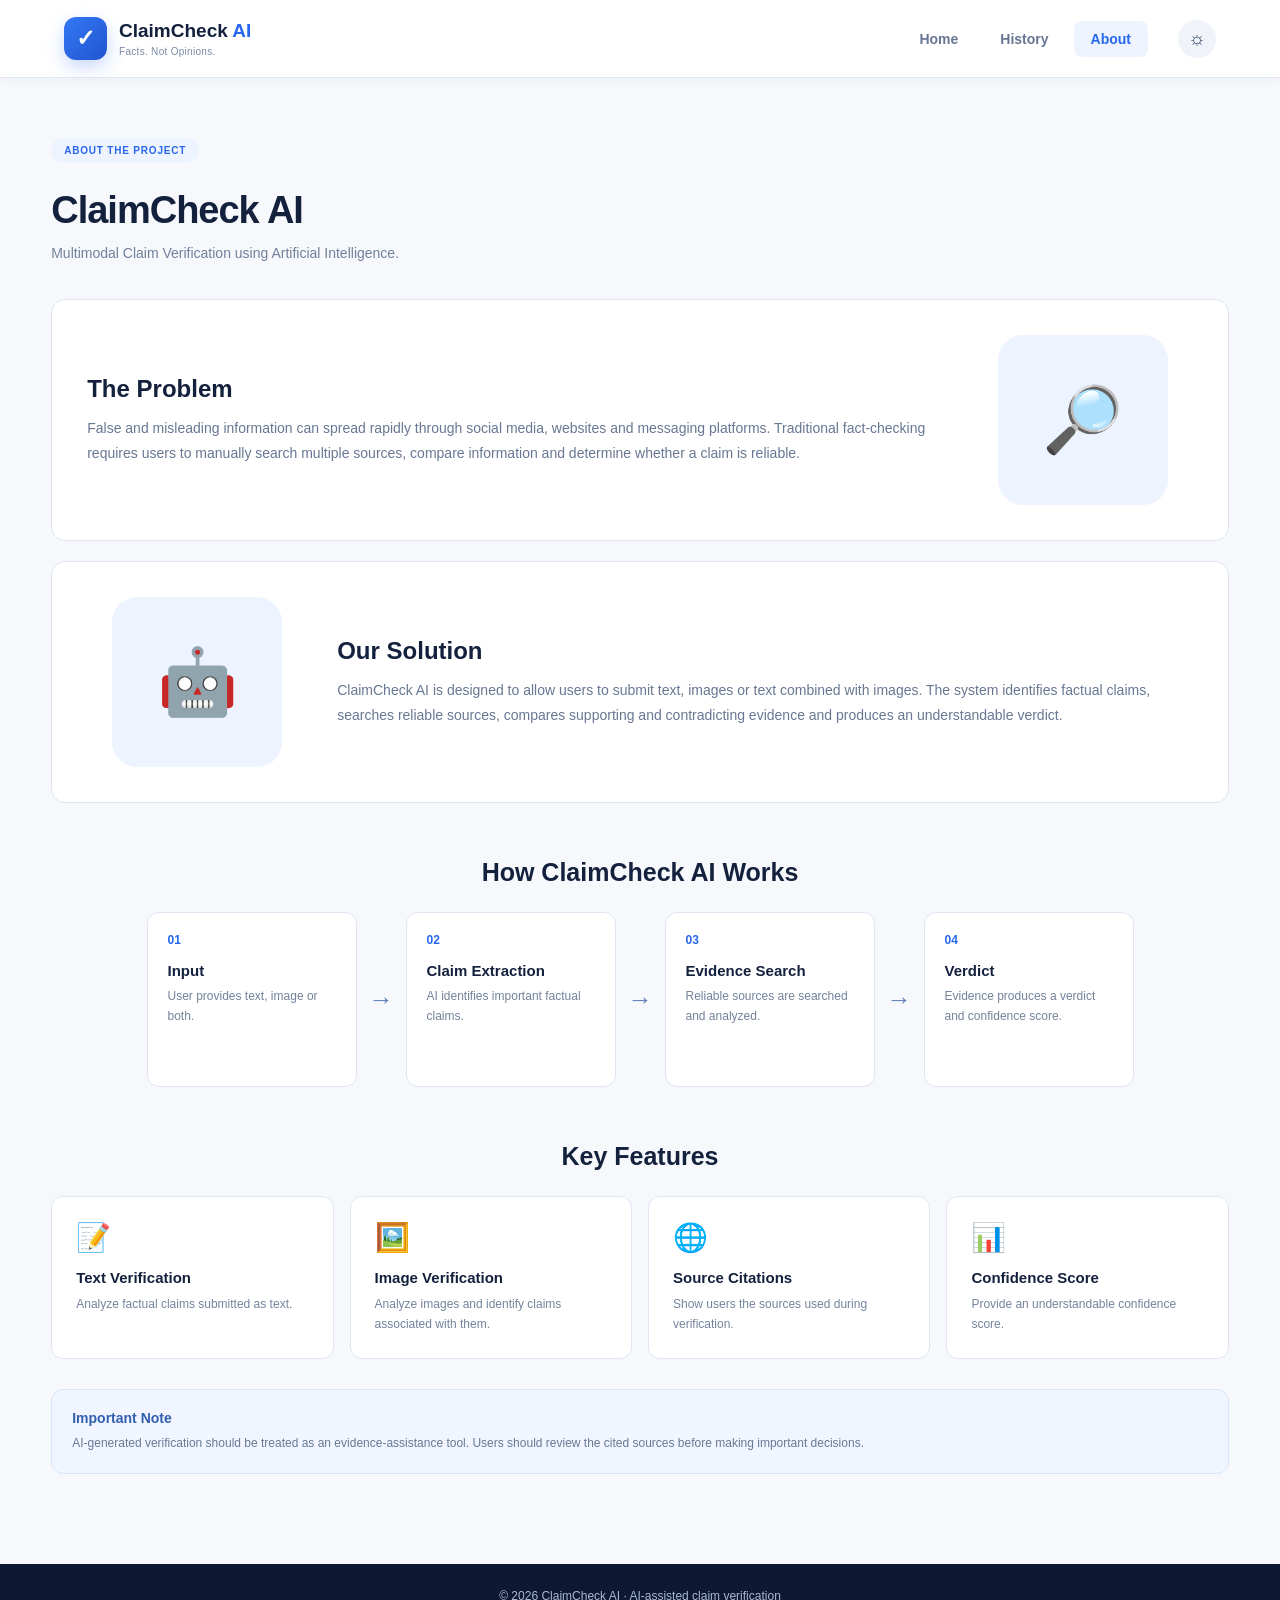
<file: frontend/about.html>
<!DOCTYPE html>
<html lang="en">

<head>

    <meta charset="UTF-8">

    <meta name="viewport"
          content="width=device-width, initial-scale=1.0">

    <title>
        ClaimCheck AI | About
    </title>

    <link rel="stylesheet" href="style.css">

</head>


<body>


<!-- ================= HEADER ================= -->

<header class="header">


    <div class="logo">

        <div class="logo-icon">
            ✓
        </div>

        <div>

            <h2>
                ClaimCheck <span>AI</span>
            </h2>

            <p>
                Facts. Not Opinions.
            </p>

        </div>

    </div>


    <nav>

        <a href="index.html">
            Home
        </a>

        <a href="history.html">
            History
        </a>

        <a
            href="about.html"
            class="active">

            About

        </a>

    </nav>


    <div class="header-right">

        <button id="themeBtn">
            ☼
        </button>

        <!-- <span>
            Manish
        </span> -->

    </div>

</header>



<!-- ================= MAIN ================= -->

<main class="container">


    <section class="page-heading">

        <span class="badge">
            ABOUT THE PROJECT
        </span>

        <h1>
            ClaimCheck AI
        </h1>

        <p>
            Multimodal Claim Verification using
            Artificial Intelligence.
        </p>

    </section>



    <!-- PROBLEM -->

    <section class="about-section">


        <div class="about-content">

            <h2>
                The Problem
            </h2>

            <p>

                False and misleading information can
                spread rapidly through social media,
                websites and messaging platforms.

                Traditional fact-checking requires
                users to manually search multiple
                sources, compare information and
                determine whether a claim is reliable.

            </p>

        </div>


        <div class="about-visual">

            🔎

        </div>

    </section>



    <!-- SOLUTION -->

    <section class="about-section reverse">


        <div class="about-content">

            <h2>
                Our Solution
            </h2>

            <p>

                ClaimCheck AI is designed to allow
                users to submit text, images or
                text combined with images.

                The system identifies factual claims,
                searches reliable sources, compares
                supporting and contradicting evidence
                and produces an understandable verdict.

            </p>

        </div>


        <div class="about-visual">

            🤖

        </div>

    </section>



    <!-- WORKFLOW -->

    <section class="workflow-section">

        <h2>
            How ClaimCheck AI Works
        </h2>


        <div class="workflow">


            <div class="workflow-card">

                <div class="workflow-number">
                    01
                </div>

                <h3>
                    Input
                </h3>

                <p>
                    User provides text,
                    image or both.
                </p>

            </div>



            <div class="workflow-arrow">
                →
            </div>



            <div class="workflow-card">

                <div class="workflow-number">
                    02
                </div>

                <h3>
                    Claim Extraction
                </h3>

                <p>
                    AI identifies important
                    factual claims.
                </p>

            </div>



            <div class="workflow-arrow">
                →
            </div>



            <div class="workflow-card">

                <div class="workflow-number">
                    03
                </div>

                <h3>
                    Evidence Search
                </h3>

                <p>
                    Reliable sources are
                    searched and analyzed.
                </p>

            </div>



            <div class="workflow-arrow">
                →
            </div>



            <div class="workflow-card">

                <div class="workflow-number">
                    04
                </div>

                <h3>
                    Verdict
                </h3>

                <p>
                    Evidence produces a
                    verdict and confidence score.
                </p>

            </div>


        </div>

    </section>



    <!-- FEATURES -->

    <section class="features-section">

        <h2>
            Key Features
        </h2>


        <div class="feature-grid">


            <div class="feature-card">

                <div class="feature-icon">
                    📝
                </div>

                <h3>
                    Text Verification
                </h3>

                <p>
                    Analyze factual claims
                    submitted as text.
                </p>

            </div>


            <div class="feature-card">

                <div class="feature-icon">
                    🖼️
                </div>

                <h3>
                    Image Verification
                </h3>

                <p>
                    Analyze images and identify
                    claims associated with them.
                </p>

            </div>


            <div class="feature-card">

                <div class="feature-icon">
                    🌐
                </div>

                <h3>
                    Source Citations
                </h3>

                <p>
                    Show users the sources
                    used during verification.
                </p>

            </div>


            <div class="feature-card">

                <div class="feature-icon">
                    📊
                </div>

                <h3>
                    Confidence Score
                </h3>

                <p>
                    Provide an understandable
                    confidence score.
                </p>

            </div>


        </div>

    </section>



    <!-- DISCLAIMER -->

    <section class="disclaimer">

        <h3>
            Important Note
        </h3>

        <p>

            AI-generated verification should be
            treated as an evidence-assistance tool.
            Users should review the cited sources
            before making important decisions.

        </p>

    </section>


</main>



<footer>

    <p>
        © 2026 ClaimCheck AI ·
        AI-assisted claim verification
    </p>

</footer>



<script src="script.js"></script>

</body>

</html>
</file>
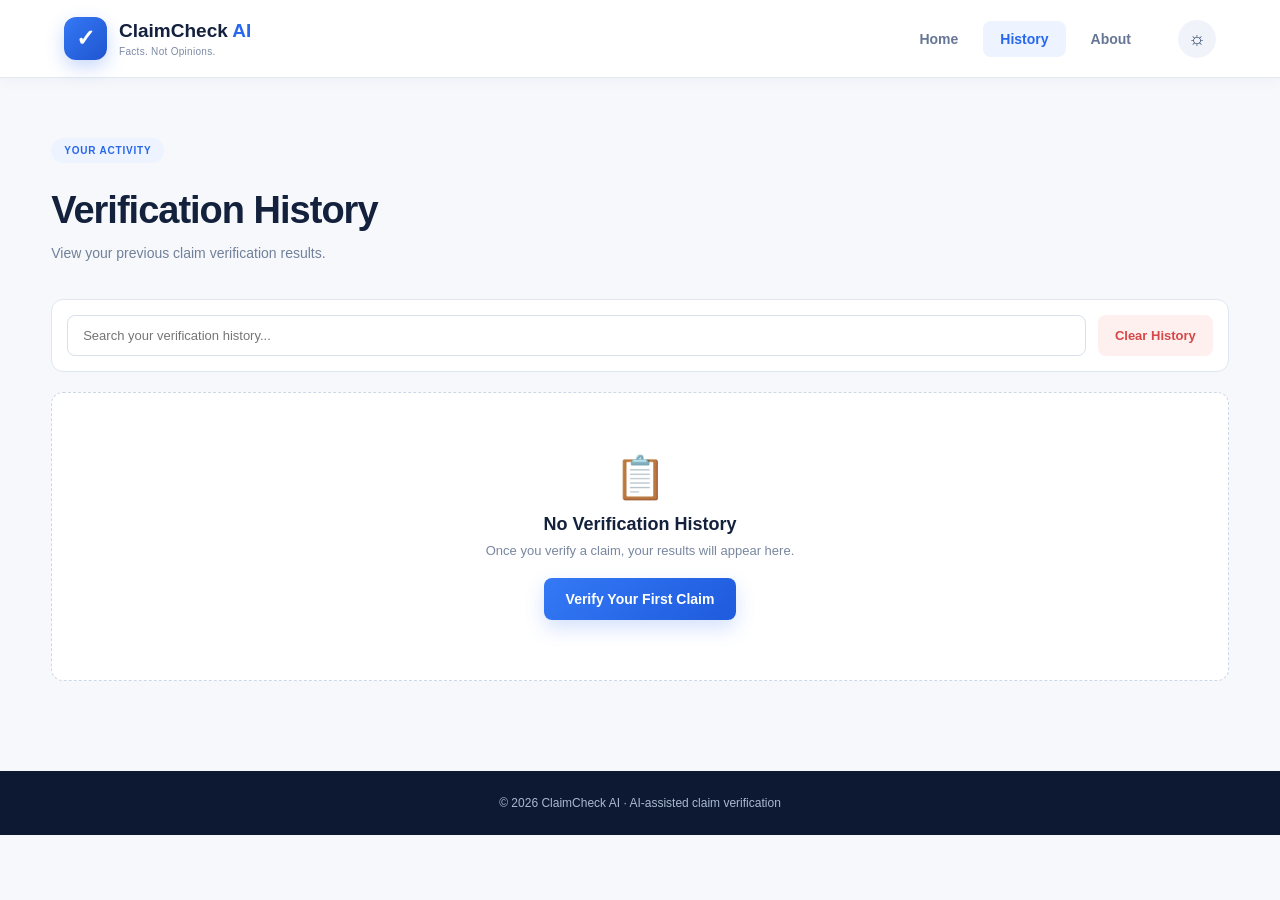
<file: frontend/history.html>
<!DOCTYPE html>
<html lang="en">

<head>

    <meta charset="UTF-8">

    <meta name="viewport"
          content="width=device-width, initial-scale=1.0">

    <title>
        ClaimCheck AI | History
    </title>

    <link rel="stylesheet" href="style.css">

</head>


<body>


<!-- ================= HEADER ================= -->

<header class="header">


    <div class="logo">

        <div class="logo-icon">
            ✓
        </div>

        <div>

            <h2>
                ClaimCheck <span>AI</span>
            </h2>

            <p>
                Facts. Not Opinions.
            </p>

        </div>

    </div>


    <nav>

        <a href="index.html">
            Home
        </a>

        <a
            href="history.html"
            class="active">

            History

        </a>

        <a href="about.html">
            About
        </a>

    </nav>


    <div class="header-right">

        <button id="themeBtn">
            ☼
        </button>

        <!-- <span>
            Manish
        </span> -->

    </div>

</header>



<!-- ================= MAIN ================= -->

<main class="container">


    <section class="page-heading">

        <span class="badge">
            YOUR ACTIVITY
        </span>

        <h1>
            Verification History
        </h1>

        <p>
            View your previous claim verification
            results.
        </p>

    </section>



    <!-- SEARCH -->

    <section class="history-tools">

        <input
            type="text"
            id="historySearch"
            placeholder="Search your verification history...">


        <button
            id="clearHistory"
            class="danger-btn">

            Clear History

        </button>

    </section>



    <!-- HISTORY -->

    <section
        id="historyContainer"
        class="history-container">


        <!-- JavaScript will insert history here -->


        <div class="empty-history">

            <div class="empty-icon">
                📋
            </div>

            <h2>
                No Verification History
            </h2>

            <p>
                Once you verify a claim,
                your results will appear here.
            </p>


            <a
                href="index.html"
                class="primary-btn">

                Verify Your First Claim

            </a>

        </div>


    </section>


</main>



<footer>

    <p>
        © 2026 ClaimCheck AI ·
        AI-assisted claim verification
    </p>

</footer>



<script src="script.js"></script>

</body>

</html>
</file>
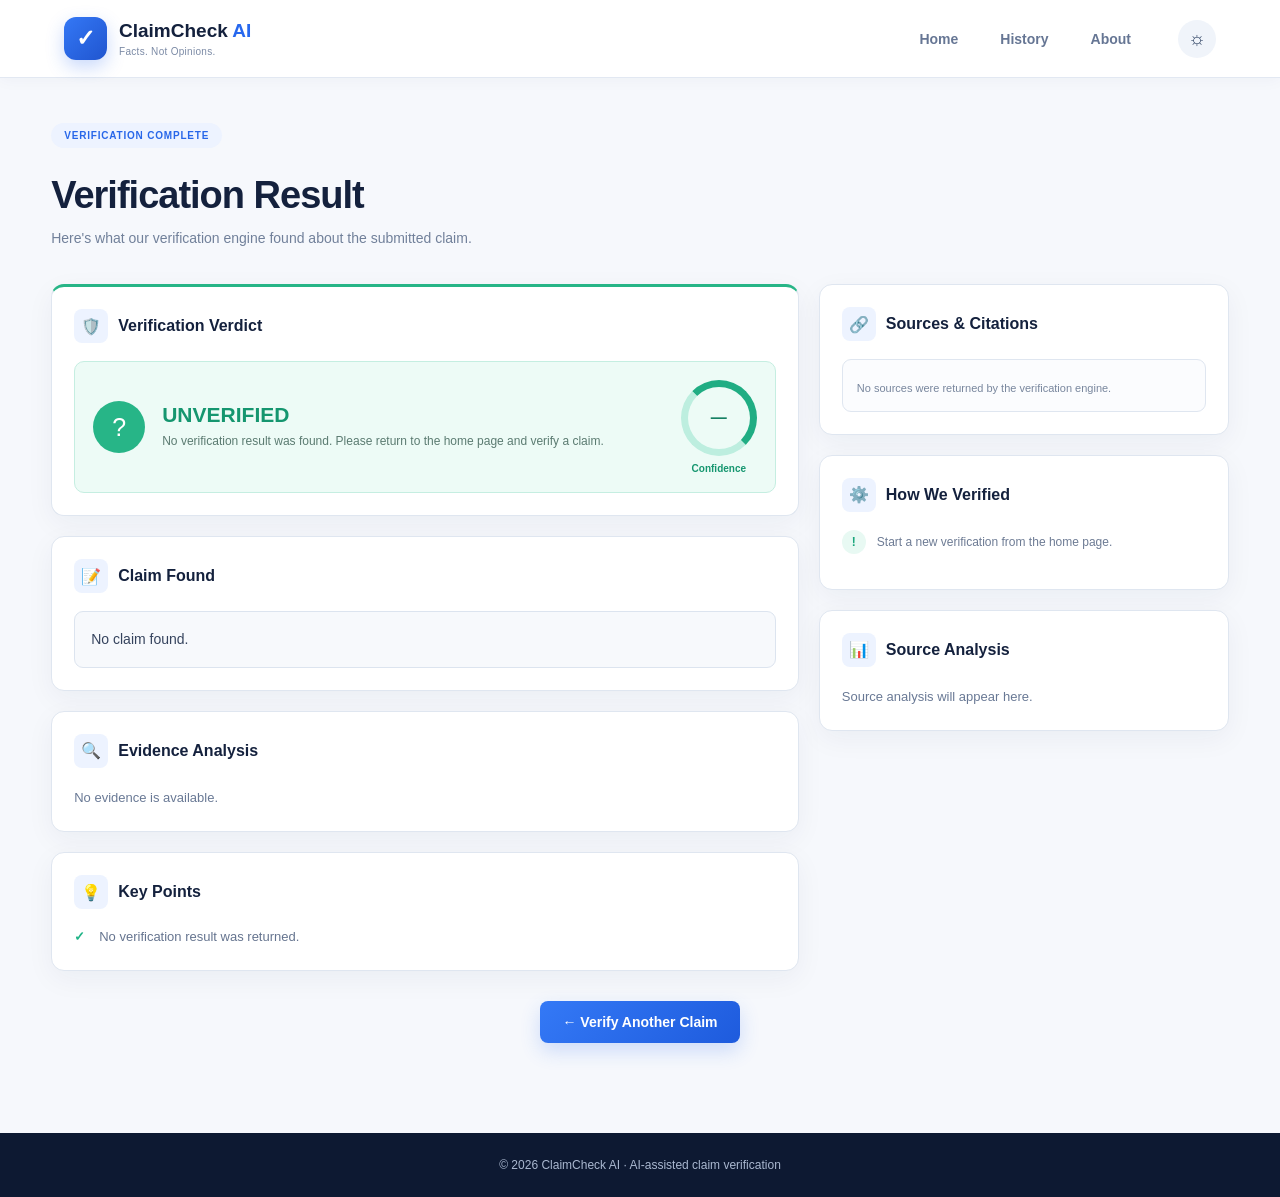
<file: frontend/result.html>
<!DOCTYPE html>
<html lang="en">

<head>

    <meta charset="UTF-8">

    <meta name="viewport"
          content="width=device-width, initial-scale=1.0">

    <title>ClaimCheck AI | Verification Result</title>

    <link rel="stylesheet" href="style.css">

</head>


<body>


<!-- =========================================================
     HEADER
========================================================= -->

<header class="header">

    <div class="logo">

        <div class="logo-icon">
            ✓
        </div>

        <div>

            <h2>
                ClaimCheck <span>AI</span>
            </h2>

            <p>
                Facts. Not Opinions.
            </p>

        </div>

    </div>


    <nav>

        <a href="index.html">
            Home
        </a>

        <a href="history.html">
            History
        </a>

        <a href="about.html">
            About
        </a>

    </nav>


    <div class="header-right">

        <button
            id="themeBtn"
            type="button">

            ☼

        </button>

    </div>

</header>



<!-- =========================================================
     MAIN
========================================================= -->

<main class="container result-page">


    <!-- =====================================================
         RESULT HEADING
    ====================================================== -->

    <section class="result-heading">

        <span class="badge">
            VERIFICATION COMPLETE
        </span>

        <h1>
            Verification Result
        </h1>

        <p>
            Here's what our verification engine found
            about the submitted claim.
        </p>

    </section>



    <!-- =====================================================
         RESULT GRID
    ====================================================== -->

    <section class="result-grid">


        <!-- =================================================
             LEFT COLUMN
        ================================================== -->

        <div>


            <!-- =============================================
                 VERDICT CARD
            ============================================== -->

            <div
                id="verdictCard"
                class="result-card verdict-card">


                <div class="result-card-title">

                    <span>
                        🛡️
                    </span>

                    <h2>
                        Verification Verdict
                    </h2>

                </div>


                <div class="verdict-content">


                    <div
                        id="verdictIcon"
                        class="verdict-icon">

                        ?

                    </div>


                    <div class="verdict-info">

                        <h2 id="verdict">
                            UNVERIFIED
                        </h2>

                        <p id="verdictDescription">
                            Waiting for verification result...
                        </p>

                    </div>


                    <!-- CONFIDENCE -->

                    <div class="confidence-container">

                        <div
                            id="confidenceCircle"
                            class="confidence-circle">

                            <span id="confidence">
                                —
                            </span>

                        </div>

                        <small>
                            Confidence
                        </small>

                    </div>


                </div>

            </div>



            <!-- =============================================
                 CLAIM CARD
            ============================================== -->

            <div class="result-card">


                <div class="result-card-title">

                    <span>
                        📝
                    </span>

                    <h2>
                        Claim Found
                    </h2>

                </div>


                <div
                    id="claimFound"
                    class="claim-box">

                    Loading claim...

                </div>

            </div>



            <!-- =============================================
                 EVIDENCE ANALYSIS
            ============================================== -->

            <div class="result-card">


                <div class="result-card-title">

                    <span>
                        🔍
                    </span>

                    <h2>
                        Evidence Analysis
                    </h2>

                </div>


                <p
                    id="evidenceAnalysis"
                    class="analysis-text">

                    Loading evidence analysis...

                </p>

            </div>



            <!-- =============================================
                 KEY POINTS
            ============================================== -->

            <div class="result-card">


                <div class="result-card-title">

                    <span>
                        💡
                    </span>

                    <h2>
                        Key Points
                    </h2>

                </div>


                <ul
                    id="keyPoints"
                    class="key-points">

                    <li>
                        Loading verification details...
                    </li>

                </ul>

            </div>


        </div>



        <!-- =================================================
             RIGHT COLUMN
        ================================================== -->

        <aside>


            <!-- =============================================
                 SOURCES
            ============================================== -->

            <div class="result-card sources-card">


                <div class="result-card-title">

                    <span>
                        🔗
                    </span>

                    <h2>
                        Sources &amp; Citations
                    </h2>

                </div>


                <!-- IMPORTANT:
                     script.js expects #sourcesList
                -->

                <div id="sourcesList">

                    <div class="source">

                        Loading sources...

                    </div>

                </div>

            </div>



            <!-- =============================================
                 VERIFICATION PROCESS
            ============================================== -->

            <div class="result-card">


                <div class="result-card-title">

                    <span>
                        ⚙️
                    </span>

                    <h2>
                        How We Verified
                    </h2>

                </div>


                <div id="verificationSteps">


                    <div class="verification-step">

                        <span>
                            ✓
                        </span>

                        <p>
                            Preparing verification...
                        </p>

                    </div>


                </div>

            </div>


            <!-- =============================================
                 SOURCE ANALYSIS
            ============================================== -->

            <div class="result-card">


                <div class="result-card-title">

                    <span>
                        📊
                    </span>

                    <h2>
                        Source Analysis
                    </h2>

                </div>


                <div
                    id="sourceAnalysis"
                    class="analysis-text">

                    Source analysis will appear here.

                </div>

            </div>


        </aside>


    </section>



    <!-- =====================================================
         NEW VERIFICATION
    ====================================================== -->

    <div class="new-verification">

        <a
            href="index.html"
            class="primary-btn">

            ← Verify Another Claim

        </a>

    </div>


</main>



<!-- =========================================================
     FOOTER
========================================================= -->

<footer>

    <p>
        © 2026 ClaimCheck AI ·
        AI-assisted claim verification
    </p>

</footer>



<script src="script.js"></script>

</body>

</html>
</file>
<file: frontend/style.css>
* {
    margin: 0;
    padding: 0;
    box-sizing: border-box;
}


html {
    scroll-behavior: smooth;
}


body {
    font-family: "Inter", Arial, sans-serif;
    background: #f6f8fc;
    color: #14213d;
    min-height: 100vh;
    transition: 0.3s ease;
}


a {
    text-decoration: none;
}


button,
input,
textarea {
    font-family: inherit;
}


/* =========================
   DARK MODE
   ========================= */

body.dark {
    background: #0b1220;
    color: #edf3ff;
}


body.dark .header,
body.dark .verify-card,
body.dark .feature-card,
body.dark .result-card,
body.dark .about-section,
body.dark .workflow-card,
body.dark .history-item,
body.dark .history-tools,
body.dark .disclaimer {
    background: #111b2d;
    border-color: #263752;
}


body.dark textarea,
body.dark input {
    background: #0c1526;
    color: #ffffff;
    border-color: #2c3c58;
}


body.dark .hero p,
body.dark .page-heading p,
body.dark .feature-card p,
body.dark .about-content p,
body.dark .workflow-card p,
body.dark .analysis-text {
    color: #9eacc4;
}


body.dark .input-tab {
    color: #aab8cf;
}


body.dark .input-tab.active {
    background: #1d3155;
    color: #6ea0ff;
}


body.dark .source {
    background: #0d1728;
    border-color: #263752;
}


body.dark .source p {
    color: #91a0b8;
}


body.dark footer {
    background: #08101d;
}


/* =========================
   HEADER
   ========================= */

.header {
    width: 100%;
    height: 78px;

    background: #ffffff;

    border-bottom: 1px solid #e2e8f2;

    display: flex;
    align-items: center;

    padding: 0 5%;

    position: sticky;
    top: 0;

    z-index: 100;

    box-shadow: 0 2px 15px rgba(30, 50, 90, 0.04);
}


/* =========================
   LOGO
   ========================= */

.logo {
    display: flex;
    align-items: center;

    gap: 12px;

    min-width: 280px;
}


.logo-icon {
    width: 43px;
    height: 43px;

    border-radius: 12px;

    background: linear-gradient(
        135deg,
        #3478f6,
        #2055cf
    );

    color: white;

    display: flex;
    align-items: center;
    justify-content: center;

    font-size: 23px;
    font-weight: 800;

    box-shadow: 0 7px 18px rgba(39, 104, 238, 0.25);
}


.logo h2 {
    font-size: 19px;
    line-height: 1.2;

    color: #14213d;
}


.logo h2 span {
    color: #2768ee;
}


.logo p {
    font-size: 10px;

    color: #7b8aa5;

    margin-top: 3px;

    letter-spacing: 0.3px;
}


body.dark .logo h2 {
    color: #ffffff;
}


/* =========================
   NAVIGATION
   ========================= */

.header nav {
    display: flex;

    align-items: center;

    gap: 8px;

    margin-left: auto;
}


.header nav a {
    color: #667694;

    padding: 10px 17px;

    border-radius: 8px;

    font-size: 14px;

    font-weight: 600;

    transition: 0.2s;
}


.header nav a:hover {
    color: #2768ee;

    background: #f1f5ff;
}


.header nav a.active {
    color: #2768ee;

    background: #edf3ff;
}


body.dark .header nav a {
    color: #a7b4ca;
}


body.dark .header nav a.active,
body.dark .header nav a:hover {
    background: #1b2e50;
    color: #73a1ff;
}


/* =========================
   HEADER RIGHT
   ========================= */

.header-right {
    display: flex;

    align-items: center;

    gap: 13px;

    margin-left: 30px;

    font-size: 14px;
}


.header-right button {
    width: 38px;
    height: 38px;

    border-radius: 50%;

    background: #f0f4fa;

    color: #263b5d;

    border: none;

    cursor: pointer;

    font-size: 19px;

    transition: 0.2s;
}


.header-right button:hover {
    background: #e4ecfa;

    transform: rotate(20deg);
}


body.dark .header-right button {
    background: #1b2a43;
    color: #ffffff;
}


body.dark .header {
    background: #101a2c;

    border-color: #263752;
}


/* =========================
   MAIN CONTAINER
   ========================= */

.container {
    width: min(1180px, 92%);

    margin: auto;

    padding: 60px 0;
}


/* =========================
   HERO
   ========================= */

.hero {
    text-align: center;

    max-width: 900px;

    margin: 0 auto 40px;
}


.badge {
    display: inline-block;

    background: #edf3ff;

    color: #2867e9;

    padding: 7px 13px;

    border-radius: 50px;

    font-size: 10px;

    font-weight: 800;

    letter-spacing: 0.8px;

    margin-bottom: 16px;
}


.hero h1 {
    font-size: clamp(32px, 5vw, 50px);

    line-height: 1.12;

    letter-spacing: -1.5px;

    margin-bottom: 20px;
}


.hero h1 span {
    color: #2768ee;
}


.hero p {
    color: #687898;

    font-size: 16px;

    line-height: 1.8;

    max-width: 850px;

    margin: auto;
}


/* =========================
   VERIFY CARD
   ========================= */

.verify-card {
    background: #ffffff;

    border: 1px solid #dfe6f1;

    border-radius: 16px;

    padding: 20px;

    box-shadow:
        0 15px 40px rgba(28, 52, 90, 0.08);

    max-width: 1000px;

    margin: auto;
}


/* =========================
   INPUT TABS
   ========================= */

.input-tabs {
    display: flex;

    gap: 7px;

    border-bottom: 1px solid #e3e8f1;

    padding-bottom: 10px;

    margin-bottom: 20px;
}


.input-tab {
    background: transparent;

    color: #697a98;

    border: none;

    border-radius: 9px;

    padding: 11px 20px;

    font-size: 14px;

    font-weight: 600;

    cursor: pointer;

    transition: 0.2s;

    display: flex;

    align-items: center;

    gap: 8px;
}


.input-tab:hover {
    background: #f1f5fc;

    color: #2768ee;
}


.input-tab.active {
    background: #edf3ff;

    color: #2768ee;
}


/* =========================
   LABEL
   ========================= */

.verify-card label {
    display: block;

    color: #263653;

    font-size: 14px;

    font-weight: 700;

    margin-bottom: 9px;
}


body.dark .verify-card label {
    color: #e7efff;
}


/* =========================
   TEXTAREA
   ========================= */

textarea {
    width: 100%;

    height: 170px;

    resize: vertical;

    padding: 17px;

    border: 1px solid #d8e0ec;

    border-radius: 10px;

    outline: none;

    background: #ffffff;

    color: #17243d;

    font-size: 14px;

    line-height: 1.6;

    transition: 0.2s;
}


textarea:focus {
    border-color: #3477f5;

    box-shadow:
        0 0 0 3px rgba(52, 119, 245, 0.1);
}


textarea::placeholder {
    color: #9aa8be;
}


/* =========================
   UPLOAD BOX
   ========================= */

.upload-box {
    min-height: 220px;

    border: 2px dashed #b8c7df;

    border-radius: 12px;

    display: flex;

    flex-direction: column;

    align-items: center;

    justify-content: center;

    text-align: center;

    padding: 30px;

    transition: 0.25s;

    cursor: pointer;
}


.upload-box:hover {
    border-color: #3477f5;

    background: #f8faff;
}


body.dark .upload-box:hover {
    background: #101c30;
}


.upload-icon {
    font-size: 42px;

    margin-bottom: 10px;
}


.upload-box h3 {
    color: #1c2b47;

    margin-bottom: 7px;
}


body.dark .upload-box h3 {
    color: #ffffff;
}


.upload-box p {
    color: #8290a8;

    font-size: 13px;

    line-height: 1.6;

    margin-bottom: 16px;
}


/* =========================
   BUTTONS
   ========================= */

.primary-btn {
    display: inline-flex;

    align-items: center;

    justify-content: center;

    gap: 8px;

    background: linear-gradient(
        135deg,
        #3479f6,
        #1e5bdd
    );

    color: #ffffff;

    padding: 13px 22px;

    border-radius: 8px;

    border: none;

    font-size: 14px;

    font-weight: 700;

    cursor: pointer;

    box-shadow:
        0 8px 20px rgba(39, 104, 238, 0.2);

    transition: 0.2s;
}


.primary-btn:hover {
    transform: translateY(-2px);

    box-shadow:
        0 12px 25px rgba(39, 104, 238, 0.3);
}


.secondary-btn {
    background: #edf3ff;

    color: #2768ee;

    padding: 10px 18px;

    border-radius: 8px;

    border: none;

    font-size: 13px;

    font-weight: 700;

    cursor: pointer;
}


.secondary-btn:hover {
    background: #dfeaff;
}


.clear-btn {
    background: transparent;

    color: #6b7b96;

    border: none;

    cursor: pointer;

    font-size: 13px;

    font-weight: 600;

    padding: 10px;
}


.clear-btn:hover {
    color: #2768ee;
}


.remove-btn {
    border: none;

    background: #fff0f0;

    color: #d94b4b;

    padding: 10px 15px;

    border-radius: 7px;

    cursor: pointer;

    font-size: 13px;

    font-weight: 600;
}


.danger-btn {
    background: #fff0f0;

    color: #d74747;

    border: none;

    padding: 11px 17px;

    border-radius: 8px;

    font-size: 13px;

    font-weight: 700;

    cursor: pointer;
}


/* =========================
   VERIFY ACTIONS
   ========================= */

.verify-actions {
    display: flex;

    justify-content: space-between;

    align-items: center;

    margin-top: 14px;
}


.verify-actions .primary-btn {
    margin-left: auto;
}


/* =========================
   IMAGE PREVIEW
   ========================= */

.image-preview {
    margin-top: 15px;

    padding: 15px;

    border: 1px solid #dce4ef;

    border-radius: 10px;

    display: flex;

    align-items: center;

    gap: 20px;
}


.image-preview img {
    width: 180px;

    height: 130px;

    object-fit: cover;

    border-radius: 8px;
}


/* =========================
   FEATURES
   ========================= */

.features {
    display: grid;

    grid-template-columns:
        repeat(4, 1fr);

    gap: 16px;

    margin-top: 45px;
}


.feature-card {
    background: #ffffff;

    border: 1px solid #e0e7f1;

    border-radius: 12px;

    padding: 24px;

    transition: 0.25s;
}


.feature-card:hover {
    transform: translateY(-5px);

    box-shadow:
        0 12px 30px rgba(30, 55, 95, 0.08);

    border-color: #cbd9ef;
}


.feature-icon {
    font-size: 28px;

    margin-bottom: 15px;
}


.feature-card h3 {
    font-size: 15px;

    margin-bottom: 9px;
}


.feature-card p {
    color: #74839d;

    font-size: 12px;

    line-height: 1.6;
}


/* =========================
   FOOTER
   ========================= */

footer {
    background: #0d1932;

    color: #aab8d0;

    text-align: center;

    padding: 25px;

    font-size: 12px;

    margin-top: 30px;
}


/* =========================
   RESULT PAGE
   ========================= */

.result-page {
    padding-top: 45px;
}


.result-heading,
.page-heading {
    margin-bottom: 35px;
}


.result-heading h1,
.page-heading h1 {
    font-size: 38px;

    margin: 10px 0;

    letter-spacing: -1px;
}


.result-heading p,
.page-heading p {
    color: #71809a;

    line-height: 1.6;

    font-size: 14px;
}


/* =========================
   RESULT GRID
   ========================= */

.result-grid {
    display: grid;

    grid-template-columns: 1.55fr 0.85fr;

    gap: 20px;
}


.result-grid > div,
.result-grid > aside {
    display: flex;

    flex-direction: column;

    gap: 20px;
}


/* =========================
   RESULT CARD
   ========================= */

.result-card {
    background: #ffffff;

    border: 1px solid #dfe6f0;

    border-radius: 13px;

    padding: 22px;

    box-shadow:
        0 8px 28px rgba(27, 49, 82, 0.05);
}


.result-card-title {
    display: flex;

    align-items: center;

    gap: 10px;

    margin-bottom: 18px;
}


.result-card-title span {
    width: 34px;

    height: 34px;

    border-radius: 8px;

    background: #edf3ff;

    display: flex;

    align-items: center;

    justify-content: center;
}


.result-card-title h2 {
    font-size: 16px;
}


/* =========================
   VERDICT
   ========================= */

.verdict-card {
    border-top: 3px solid #27b587;
}


.verdict-content {
    display: flex;

    align-items: center;

    gap: 17px;

    background: #edfbf6;

    border: 1px solid #c5eee1;

    border-radius: 10px;

    padding: 18px;
}


.verdict-icon {
    width: 52px;
    height: 52px;

    border-radius: 50%;

    background: #27b587;

    color: white;

    display: flex;

    align-items: center;

    justify-content: center;

    font-size: 25px;

    flex-shrink: 0;
}


.verdict-info {
    flex: 1;
}


.verdict-info h2 {
    color: #15966f;

    font-size: 21px;

    margin-bottom: 5px;
}


.verdict-info p {
    color: #5b7b71;

    font-size: 12px;

    line-height: 1.6;
}


/* =========================
   CONFIDENCE
   ========================= */

.confidence-container {
    text-align: center;
}


.confidence-circle {
    width: 76px;
    height: 76px;

    border-radius: 50%;

    border: 7px solid #bdeedf;

    border-top-color: #20ad83;

    border-right-color: #20ad83;

    display: flex;

    align-items: center;

    justify-content: center;

    color: #168063;

    font-weight: 800;

    font-size: 16px;
}


.confidence-container small {
    display: block;

    color: #15966f;

    margin-top: 7px;

    font-size: 10px;

    font-weight: 700;
}


/* =========================
   CLAIM BOX
   ========================= */

.claim-box {
    background: #f7f9fc;

    border: 1px solid #dce4ef;

    padding: 16px;

    border-radius: 9px;

    color: #35435d;

    font-size: 14px;

    line-height: 1.6;
}


body.dark .claim-box {
    background: #0c1627;

    color: #dce6f7;

    border-color: #293954;
}


/* =========================
   ANALYSIS
   ========================= */

.analysis-text {
    color: #697995;

    font-size: 13px;

    line-height: 1.8;
}


/* =========================
   KEY POINTS
   ========================= */

.key-points {
    list-style: none;

    display: flex;

    flex-direction: column;

    gap: 12px;
}


.key-points li {
    color: #65748f;

    font-size: 13px;

    line-height: 1.6;

    padding-left: 25px;

    position: relative;
}


.key-points li::before {
    content: "✓";

    position: absolute;

    left: 0;

    top: 0;

    color: #1eb386;

    font-weight: 800;
}


/* =========================
   SOURCES
   ========================= */

.source {
    border: 1px solid #dfe6f0;

    border-radius: 9px;

    padding: 14px;

    margin-bottom: 11px;

    background: #fbfcfe;
}


.source:last-child {
    margin-bottom: 0;
}


.source h3 {
    font-size: 13px;

    margin-bottom: 6px;
}


.source a {
    color: #286ce8;

    font-size: 11px;

    word-break: break-all;
}


.source a:hover {
    text-decoration: underline;
}


.source p {
    color: #78869d;

    font-size: 11px;

    line-height: 1.5;

    margin-top: 6px;
}


/* =========================
   VERIFICATION STEPS
   ========================= */

.verification-step {
    display: flex;

    align-items: center;

    gap: 11px;

    margin: 13px 0;
}


.verification-step span {
    width: 24px;
    height: 24px;

    border-radius: 50%;

    background: #e8f9f3;

    color: #1aa67c;

    display: flex;

    align-items: center;

    justify-content: center;

    font-size: 12px;

    font-weight: 800;
}


.verification-step p {
    color: #6d7b94;

    font-size: 12px;
}


/* =========================
   NEW VERIFICATION
   ========================= */

.new-verification {
    text-align: center;

    margin-top: 30px;
}


/* =========================
   HISTORY
   ========================= */

.history-tools {
    background: white;

    border: 1px solid #dfe6f0;

    border-radius: 12px;

    padding: 15px;

    display: flex;

    gap: 12px;

    margin-bottom: 20px;
}


.history-tools input {
    flex: 1;

    border: 1px solid #d8e0ec;

    border-radius: 8px;

    padding: 12px 15px;

    outline: none;

    font-size: 13px;
}


.history-tools input:focus {
    border-color: #3477f5;
}


.history-container {
    display: flex;

    flex-direction: column;

    gap: 12px;
}


.history-item {
    background: #ffffff;

    border: 1px solid #dfe6f0;

    border-radius: 12px;

    padding: 18px 20px;

    display: flex;

    align-items: center;

    justify-content: space-between;

    gap: 20px;

    transition: 0.2s;
}


.history-item:hover {
    transform: translateY(-2px);

    box-shadow:
        0 8px 20px rgba(30, 50, 90, 0.06);
}


.history-item h3 {
    font-size: 14px;

    margin-bottom: 6px;
}


.history-item p {
    color: #8290a8;

    font-size: 11px;
}


.history-verdict {
    background: #e9faf4;

    color: #16956f;

    padding: 7px 12px;

    border-radius: 50px;

    font-size: 11px;

    font-weight: 700;

    white-space: nowrap;
}


.empty-history {
    background: white;

    border: 1px dashed #ccd7e7;

    border-radius: 12px;

    padding: 60px 20px;

    text-align: center;
}


.empty-icon {
    font-size: 42px;

    margin-bottom: 12px;
}


.empty-history h2 {
    font-size: 18px;

    margin-bottom: 8px;
}


.empty-history p {
    color: #78879f;

    font-size: 13px;

    margin-bottom: 20px;
}


/* =========================
   ABOUT
   ========================= */

.about-section {
    background: white;

    border: 1px solid #dfe6f0;

    border-radius: 14px;

    padding: 35px;

    display: grid;

    grid-template-columns: 1fr 220px;

    align-items: center;

    gap: 30px;

    margin-bottom: 20px;
}


.about-section.reverse {
    grid-template-columns: 220px 1fr;
}


.about-section.reverse .about-content {
    order: 2;
}


.about-section.reverse .about-visual {
    order: 1;
}


.about-content h2 {
    font-size: 24px;

    margin-bottom: 13px;
}


.about-content p {
    color: #687792;

    line-height: 1.8;

    font-size: 14px;
}


.about-visual {
    width: 170px;
    height: 170px;

    border-radius: 25px;

    background: #edf3ff;

    display: flex;

    align-items: center;

    justify-content: center;

    font-size: 65px;

    margin: auto;
}


/* =========================
   WORKFLOW
   ========================= */

.workflow-section {
    margin-top: 55px;

    text-align: center;
}


.workflow-section > h2,
.features-section > h2 {
    font-size: 25px;

    margin-bottom: 25px;
}


.workflow {
    display: flex;

    align-items: center;

    justify-content: center;

    gap: 12px;
}


.workflow-card {
    background: white;

    border: 1px solid #dfe6f0;

    border-radius: 12px;

    padding: 20px;

    width: 210px;

    min-height: 175px;

    text-align: left;
}


.workflow-number {
    color: #2768ee;

    font-size: 12px;

    font-weight: 800;

    margin-bottom: 15px;
}


.workflow-card h3 {
    font-size: 15px;

    margin-bottom: 8px;
}


.workflow-card p {
    color: #74829a;

    font-size: 12px;

    line-height: 1.6;
}


.workflow-arrow {
    color: #5f80b8;

    font-size: 25px;
}


/* =========================
   FEATURE SECTION
   ========================= */

.features-section {
    margin-top: 55px;

    text-align: center;
}


.feature-grid {
    display: grid;

    grid-template-columns:
        repeat(4, 1fr);

    gap: 16px;

    text-align: left;
}


/* =========================
   DISCLAIMER
   ========================= */

.disclaimer {
    background: #f0f5ff;

    border: 1px solid #d9e5fb;

    border-radius: 12px;

    padding: 20px;

    margin-top: 30px;
}


.disclaimer h3 {
    color: #315fae;

    font-size: 14px;

    margin-bottom: 7px;
}


.disclaimer p {
    color: #687995;

    font-size: 12px;

    line-height: 1.7;
}


/* =========================
   HIDDEN
   ========================= */

.hidden {
    display: none !important;
}


/* =========================
   RESPONSIVE TABLET
   ========================= */

@media (max-width: 1000px) {

    .header {
        padding: 0 25px;
    }


    .logo {
        min-width: auto;
    }


    .header nav {
        margin-left: 30px;
    }


    .main {
        width: 100%;
    }


    .features,
    .feature-grid {
        grid-template-columns:
            repeat(2, 1fr);
    }


    .result-grid {
        grid-template-columns: 1fr;
    }


    .workflow {
        flex-wrap: wrap;
    }

}


/* =========================
   RESPONSIVE MOBILE
   ========================= */

@media (max-width: 700px) {

    .header {
        height: auto;

        min-height: 70px;

        padding: 12px 15px;

        flex-wrap: wrap;

        gap: 10px;
    }


    .logo {
        flex: 1;
    }


    .logo h2 {
        font-size: 16px;
    }


    .logo p {
        font-size: 9px;
    }


    .logo-icon {
        width: 38px;
        height: 38px;

        font-size: 18px;
    }


    .header nav {
        order: 3;

        width: 100%;

        justify-content: center;

        margin: 5px 0 0;
    }


    .header nav a {
        padding: 8px 12px;

        font-size: 12px;
    }


    .header-right {
        margin-left: 0;

        gap: 7px;

        font-size: 12px;
    }


    .container {
        width: 94%;

        padding: 40px 0;
    }


    .hero h1 {
        font-size: 31px;
    }


    .hero p {
        font-size: 14px;
    }


    .verify-card {
        padding: 14px;
    }


    .input-tabs {
        overflow-x: auto;
    }


    .input-tab {
        white-space: nowrap;

        padding: 10px 14px;
    }


    .features,
    .feature-grid {
        grid-template-columns: 1fr;
    }


    .verify-actions {
        margin-top: 12px;
    }


    .result-heading h1,
    .page-heading h1 {
        font-size: 30px;
    }


    .verdict-content {
        flex-wrap: wrap;
    }


    .confidence-container {
        margin-left: auto;
    }


    .about-section,
    .about-section.reverse {
        grid-template-columns: 1fr;

        text-align: center;
    }


    .about-section.reverse .about-content {
        order: 1;
    }


    .about-section.reverse .about-visual {
        order: 2;
    }


    .workflow {
        flex-direction: column;
    }


    .workflow-arrow {
        transform: rotate(90deg);
    }


    .workflow-card {
        width: 100%;
    }


    .history-tools {
        flex-direction: column;
    }


    .history-item {
        align-items: flex-start;

        flex-direction: column;
    }


    .image-preview {
        flex-direction: column;

        align-items: flex-start;
    }


    .image-preview img {
        width: 100%;

        max-width: 300px;

        height: auto;
    }

}


/* =========================
   VERY SMALL MOBILE
   ========================= */

@media (max-width: 420px) {

    .hero h1 {
        font-size: 27px;
    }


    .header-right span {
        display: none;
    }


    .verify-actions {
        flex-direction: column-reverse;

        align-items: stretch;
    }


    .verify-actions .primary-btn {
        width: 100%;
    }


    .clear-btn {
        text-align: center;
    }


    .confidence-container {
        margin-left: 0;
    }

}



/* =========================================================
   ADDED: TOAST NOTIFICATIONS
   (script.js creates these; there was previously no CSS
   for them at all)
   ========================================================= */

.toast-container {
    position: fixed;
    top: 20px;
    right: 20px;
    z-index: 9999;

    display: flex;
    flex-direction: column;
    gap: 10px;

    max-width: 340px;
}

.toast {
    display: flex;
    align-items: center;
    gap: 10px;

    background: #ffffff;
    border: 1px solid #dfe6f0;
    border-left: 4px solid #3479f6;
    border-radius: 10px;

    padding: 12px 16px;

    box-shadow: 0 10px 30px rgba(27, 49, 82, 0.15);

    font-size: 13px;
    color: #14213d;

    animation: toast-in 0.2s ease;
}

.toast-success { border-left-color: #20ad83; }
.toast-error { border-left-color: #e0433f; }
.toast-info { border-left-color: #3479f6; }

.toast-icon {
    width: 20px;
    height: 20px;
    flex-shrink: 0;

    border-radius: 50%;
    background: #edf3ff;
    color: #2867e9;

    display: flex;
    align-items: center;
    justify-content: center;

    font-size: 11px;
    font-weight: 800;
}

.toast-success .toast-icon { background: #e3f9f1; color: #168063; }
.toast-error .toast-icon { background: #fdeceb; color: #c3352f; }

.toast-hide {
    opacity: 0;
    transform: translateX(12px);
    transition: 0.3s ease;
}

@keyframes toast-in {
    from { opacity: 0; transform: translateX(12px); }
    to { opacity: 1; transform: translateX(0); }
}

body.dark .toast {
    background: #111b2d;
    border-color: #263752;
    color: #edf3ff;
}


/* =========================================================
   ADDED: FULL-SCREEN VERIFICATION OVERLAY
   ========================================================= */

.verification-overlay {
    position: fixed;
    inset: 0;
    z-index: 9998;

    background: rgba(11, 18, 32, 0.72);
    backdrop-filter: blur(3px);

    display: flex;
    align-items: center;
    justify-content: center;

    padding: 20px;
}

.verification-modal {
    background: #ffffff;
    border-radius: 16px;
    padding: 40px 32px;

    max-width: 380px;
    width: 100%;

    text-align: center;

    box-shadow: 0 20px 60px rgba(0, 0, 0, 0.3);
}

body.dark .verification-modal {
    background: #111b2d;
    color: #edf3ff;
}

.verification-modal h2 {
    font-size: 18px;
    margin: 18px 0 6px;
}

.verification-modal p {
    color: #78879f;
    font-size: 13px;
    margin-bottom: 20px;
}

.scan-animation {
    position: relative;
    width: 72px;
    height: 72px;
    margin: 0 auto;

    display: flex;
    align-items: center;
    justify-content: center;
}

.scan-ring {
    position: absolute;
    inset: 0;

    border: 4px solid #dbe6fb;
    border-top-color: #3479f6;
    border-radius: 50%;

    animation: spin 1s linear infinite;
}

.scan-icon {
    font-size: 26px;
}

.scan-badge {
    display: inline-block;
    margin-top: 14px;

    background: #edf3ff;
    color: #2867e9;

    padding: 5px 12px;
    border-radius: 50px;

    font-size: 10px;
    font-weight: 800;
    letter-spacing: 0.8px;
}

.analysis-steps {
    display: flex;
    flex-direction: column;
    gap: 10px;

    text-align: left;
    margin-top: 8px;
}

.analysis-step {
    display: flex;
    align-items: center;
    gap: 10px;

    font-size: 12px;
    color: #a3aec2;

    transition: 0.2s;
}

.analysis-step span {
    width: 20px;
    height: 20px;
    flex-shrink: 0;

    border-radius: 50%;
    background: #eef1f7;

    display: flex;
    align-items: center;
    justify-content: center;

    font-size: 10px;
}

.analysis-step.active {
    color: #14213d;
    font-weight: 700;
}

.analysis-step.active span {
    background: #e3f9f1;
    color: #168063;
}

body.dark .analysis-step { color: #63708a; }
body.dark .analysis-step.active { color: #edf3ff; }


/* =========================================================
   ADDED: BUTTON LOADING SPINNER
   ========================================================= */

.loading-spinner {
    display: inline-block;
    width: 14px;
    height: 14px;

    border: 2px solid rgba(255, 255, 255, 0.5);
    border-top-color: #ffffff;
    border-radius: 50%;

    animation: spin 0.7s linear infinite;
}

@keyframes spin {
    to { transform: rotate(360deg); }
}


/* =========================================================
   ADDED: DRAG-OVER STATE FOR UPLOAD BOX
   ========================================================= */

.upload-box.drag-over {
    border-color: #3479f6;
    background: #f3f7ff;
}


/* =========================================================
   ADDED: VERDICT COLOR STATES
   ========================================================= */

body.verdict-true .verdict-icon { background: #27b587; }
body.verdict-true .confidence-circle {
    border-color: #bdeedf;
    border-top-color: #20ad83;
    border-right-color: #20ad83;
    color: #168063;
}

body.verdict-false .verdict-icon { background: #e0433f; }
body.verdict-false .confidence-circle {
    border-color: #f8d3d1;
    border-top-color: #d33832;
    border-right-color: #d33832;
    color: #a92924;
}

body.verdict-mixed .verdict-icon { background: #e0a336; }
body.verdict-mixed .confidence-circle {
    border-color: #fbe6bf;
    border-top-color: #d99420;
    border-right-color: #d99420;
    color: #9c6d13;
}

body.verdict-related_information .verdict-icon,
body.verdict-unverified .verdict-icon { background: #8a97ad; }

body.verdict-related_information .confidence-circle,
body.verdict-unverified .confidence-circle {
    border-color: #dfe4ec;
    border-top-color: #8a97ad;
    border-right-color: #8a97ad;
    color: #5c6a80;
}


/* =========================================================
   ADDED: SOURCE / HISTORY BADGES
   ========================================================= */

.source-head {
    display: flex;
    align-items: flex-start;
    justify-content: space-between;
    gap: 10px;
    margin-bottom: 6px;
}

.source-meta {
    display: flex;
    flex-wrap: wrap;
    align-items: center;
    gap: 6px;
    margin-bottom: 6px !important;
}

.duplicate-note {
    color: #a3752b !important;
    font-style: italic;
}

.badge-supporting { background: #e3f9f1; color: #168063; }
.badge-contradicting { background: #fdeceb; color: #c3352f; }
.badge-contextual { background: #edf3ff; color: #2867e9; }
.badge-unavailable { background: #eef1f7; color: #6b7b96; }

.badge-quality-high { background: #e3f9f1; color: #168063; }
.badge-quality-medium { background: #fff6e0; color: #9c6d13; }
.badge-quality-lower { background: #fdeceb; color: #c3352f; }
.badge-quality-unknown { background: #eef1f7; color: #6b7b96; }

.badge-true { background: #e3f9f1; color: #168063; }
.badge-false { background: #fdeceb; color: #c3352f; }
.badge-mixed { background: #fff6e0; color: #9c6d13; }
.badge-related_information,
.badge-unverified { background: #eef1f7; color: #6b7b96; }
</file>
